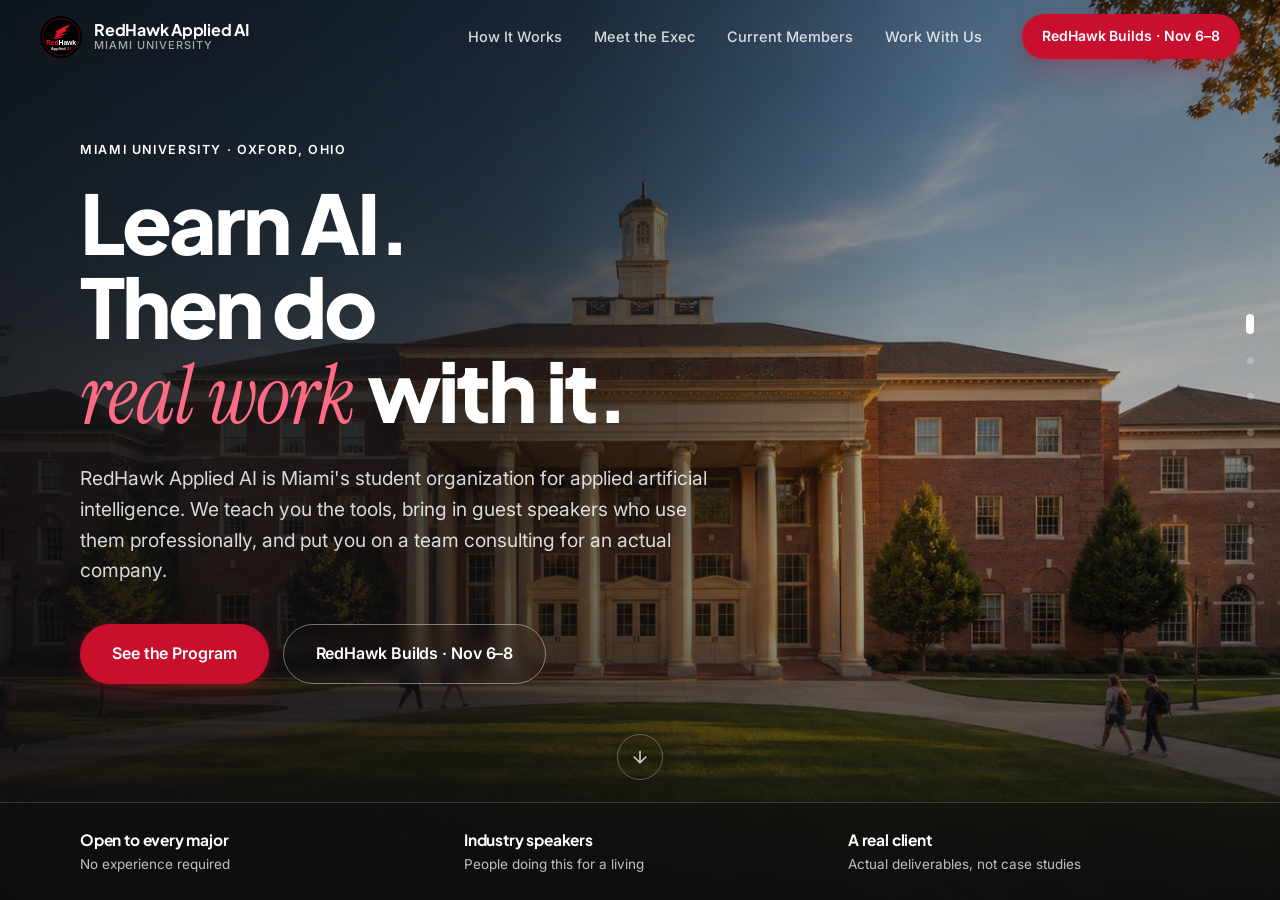
<file: index.html>
<!DOCTYPE html>
<html lang="en">
<head>
<meta charset="UTF-8">
<meta name="viewport" content="width=device-width, initial-scale=1.0">
<title>RedHawk Applied AI · Miami University</title>
<meta name="description" content="RedHawk Applied AI is Miami University's applied AI consulting organization. Students learn to build with AI, hear from industry practitioners, and deliver real work for a real client.">
<meta property="og:title" content="RedHawk Applied AI · Miami University">
<meta property="og:description" content="Learn AI. Hear from practitioners. Deliver real client work.">
<meta property="og:type" content="website">
<meta property="og:image" content="https://www.redhawkappliedai.club/assets/social-cover.jpg">
<meta property="og:image:width" content="1731">
<meta property="og:image:height" content="909">
<meta name="twitter:card" content="summary_large_image">
<meta name="twitter:title" content="RedHawk Applied AI · Miami University">
<meta name="twitter:description" content="Learn AI. Hear from practitioners. Deliver real client work.">
<meta name="twitter:image" content="https://www.redhawkappliedai.club/assets/social-cover.jpg">
<link rel="icon" href="assets/logo.svg">
<link rel="apple-touch-icon" href="assets/apple-touch-icon.png">
<link rel="preconnect" href="https://fonts.googleapis.com">
<link rel="preconnect" href="https://fonts.gstatic.com" crossorigin>
<link href="https://fonts.googleapis.com/css2?family=Plus+Jakarta+Sans:wght@500;600;700;800&family=Inter:wght@400;450;500;600&family=Instrument+Serif:ital@0;1&display=swap" rel="stylesheet">
<link rel="stylesheet" href="styles.css">
<script>
  /* Set before first paint: reveal animations only apply when JS is alive.
     If this never runs, .reveal content renders plainly visible instead of
     being stuck at opacity 0. */
  document.documentElement.classList.add('js');
</script>
</head>
<body>

<a class="skip-link" href="#main">Skip to main content</a>

<header class="topnav" id="topnav">
  <a href="#hero" class="brand" aria-label="RedHawk Applied AI home">
    <img src="assets/logo.svg" alt="" class="brand-logo" width="40" height="40">
    <span class="brand-text">
      <span class="brand-name">RedHawk Applied AI</span>
      <span class="brand-sub">Miami University</span>
    </span>
  </a>
  <nav class="topnav-links" aria-label="Primary">
    <a href="#curriculum">How It Works</a>
    <a href="#team">Meet the Exec</a>
    <a href="#roster">Current Members</a>
    <a href="#partner">Work With Us</a>
  </nav>
  <a href="#builds" class="btn btn-primary btn-sm topnav-cta">RedHawk Builds &middot; Nov 6&ndash;8</a>
  <button class="nav-toggle" id="navToggle" aria-label="Open navigation menu" aria-expanded="false" aria-controls="mobileMenu">
    <span></span><span></span><span></span>
  </button>
</header>

<div class="mobile-menu" id="mobileMenu" aria-hidden="true">
  <a href="#curriculum">How It Works</a>
  <a href="#team">Meet the Exec</a>
  <a href="#roster">Current Members</a>
  <a href="#apply">Apply</a>
  <a href="#partner">Work With Us</a>
  <a href="#builds" class="btn btn-primary">RedHawk Builds &middot; Nov 6&ndash;8</a>
</div>

<div class="progress" aria-hidden="true"><span id="progressBar"></span></div>

<nav class="scroll-rail" aria-label="Section navigation">
  <button data-target="hero"       class="rail-dot is-active" aria-label="Introduction"><span class="rail-tip">Intro</span></button>
  <button data-target="curriculum" class="rail-dot" aria-label="How it works"><span class="rail-tip">How It Works</span></button>
  <button data-target="spring"     class="rail-dot" aria-label="Second semester"><span class="rail-tip">Second Semester</span></button>
  <button data-target="builds"     class="rail-dot" aria-label="RedHawk Builds hackathon"><span class="rail-tip">RedHawk Builds</span></button>
  <button data-target="team"       class="rail-dot" aria-label="Meet the exec"><span class="rail-tip">Meet the Exec</span></button>
  <button data-target="roster"     class="rail-dot" aria-label="Current members"><span class="rail-tip">Current Members</span></button>
  <button data-target="apply"      class="rail-dot" aria-label="Apply"><span class="rail-tip">Apply</span></button>
  <button data-target="partner"    class="rail-dot" aria-label="Work with us"><span class="rail-tip">Work With Us</span></button>
</nav>

<main id="main">
<div class="snap" id="snap">

  <!-- ═══════════ HERO ═══════════ -->
  <section class="panel hero" id="hero">
    <img class="hero-photo"
         src="assets/hero-campus-v2.jpg"
         alt="A Georgian-style academic building with a white cupola on Miami University's campus at golden hour, Oxford, Ohio"
         width="1672" height="941"
         fetchpriority="high">
    <div class="hero-scrim" aria-hidden="true"></div>

    <div class="wrap hero-wrap">
      <div class="hero-copy">
        <p class="kicker kicker-light reveal">Miami University &middot; Oxford, Ohio</p>
        <h1 class="hero-title">
          <span class="line"><span>Learn AI.</span></span>
          <span class="line"><span>Then do</span></span>
          <span class="line"><span><em>real work</em> with it.</span></span>
        </h1>
        <p class="hero-lede reveal">
          RedHawk Applied AI is Miami's student organization for applied artificial
          intelligence. We teach you the tools, bring in guest speakers who use them
          professionally, and put you on a team consulting for an actual company.
        </p>
        <div class="hero-actions reveal">
          <a href="#curriculum" class="btn btn-primary btn-lg">See the Program</a>
          <a href="#builds" class="btn btn-outline-light btn-lg">RedHawk Builds &middot; Nov 6&ndash;8</a>
        </div>
      </div>
    </div>

    <div class="hero-bar">
      <div class="wrap hero-bar-inner">
        <div class="hbar-item"><strong>Open to every major</strong><span>No experience required</span></div>
        <div class="hbar-item"><strong>Industry speakers</strong><span>People doing this for a living</span></div>
        <div class="hbar-item"><strong>A real client</strong><span>Actual deliverables, not case studies</span></div>
      </div>
    </div>

    <button class="scroll-cue" data-scroll-to="curriculum" aria-label="Scroll to How It Works section">
      <svg width="20" height="20" viewBox="0 0 24 24" fill="none" stroke="currentColor" stroke-width="1.75" stroke-linecap="round" stroke-linejoin="round"><path d="M12 5v14M5 12l7 7 7-7"/></svg>
    </button>
  </section>

  <!-- ═══════════ CURRICULUM ═══════════ -->
  <section class="panel panel-tint panel-tall" id="curriculum">
    <div class="wrap">
      <div class="curr-layout">
        <div class="curr-copy">
          <p class="kicker reveal">How It Works</p>
          <h2 class="h2 reveal">Seven weeks, zero to capable.</h2>
          <p class="lede reveal">
            Every new member works through the same path. It starts from nothing,
            and each week builds on the one before it. Open any week to see
            what's covered.
          </p>
          <div class="curr-progress reveal" aria-hidden="true">
            <span class="curr-progress-num" id="currWeek">1</span>
            <span class="curr-progress-of">/ 7 weeks</span>
          </div>
          <button type="button" class="btn btn-outline-dark btn-sm reveal" id="timelineToggle" aria-pressed="false">Expand all</button>
        </div>

        <!-- Filled in by members.js from the CURRICULUM list in members-data.js -->
        <div class="tl-wrap">
          <div class="tl-spine" aria-hidden="true"><span id="tlFill"></span></div>
          <ol class="timeline" id="timeline"></ol>
          <noscript><p class="lede">The curriculum needs JavaScript turned on to display.</p></noscript>
        </div>
      </div>
    </div>
  </section>

  <!-- ═══════════ SECOND SEMESTER ═══════════ -->
  <section class="panel panel-dark panel-tall" id="spring">
    <div class="wrap">
      <header class="sec-head sec-head-row">
        <div>
          <p class="kicker kicker-light reveal">Second Semester</p>
          <h2 class="h2 h2-light reveal">After the curriculum, the real work starts.</h2>
          <p class="lede lede-light reveal">
            Members who finish the seven weeks move into research teams. You go
            deep on the tools, teach the chapter what you found, and then put it
            to work for a real company.
          </p>
        </div>
        <div class="meet-card reveal">
          <p class="meet-label">Meets</p>
          <p class="meet-time">Mondays</p>
          <p class="meet-hours">7:00 &ndash; 8:00 PM</p>
        </div>
      </header>

      <ol class="track">
        <li class="track-step track-wide reveal">
          <div class="track-wide-copy">
            <h3>Research the models</h3>
            <p>Members go deep on the AI models people use at work, one model per group, and keep building with Claude throughout.</p>
          </div>
          <ul class="model-teams">
            <li class="model-team" style="--tb: #20808D;">
              <span class="tool-mark"><span class="logo" style="--logo: url('assets/tool-logos/perplexity.svg')"></span></span>
              <span class="model-text"><strong>Perplexity</strong><span>by Perplexity AI</span></span>
            </li>
            <li class="model-team" style="--tb: #10A37F;">
              <span class="tool-mark"><span class="logo" style="--logo: url('assets/tool-logos/openai.svg')"></span></span>
              <span class="model-text"><strong>ChatGPT</strong><span>by OpenAI</span></span>
            </li>
            <li class="model-team" style="--tb: #000000;">
              <span class="tool-mark"><span class="logo" style="--logo: url('assets/tool-logos/grok.svg')"></span></span>
              <span class="model-text"><strong>Grok</strong><span>by xAI</span></span>
            </li>
            <li class="model-team" style="--tb: #D97757;">
              <span class="tool-mark"><span class="logo" style="--logo: url('assets/tool-logos/claude.svg')"></span></span>
              <span class="model-text"><strong>Claude</strong><span>by Anthropic</span></span>
            </li>
          </ul>
        </li>
        <li class="track-step reveal">
          <h3>Present back to the chapter</h3>
          <p>Each group brings its findings back and presents them, so the whole chapter learns what every model is good at.</p>
        </li>
        <li class="track-step reveal">
          <h3>Four industry research teams</h3>
          <p>Members work in four teams, each focused on an industry. Every team has a <strong>Research Lead</strong>, and any member can run for it.</p>
        </li>
        <li class="track-step reveal">
          <h3>Consult for a real company</h3>
          <p>A company comes in with a real problem. The teams consult on it and deliver an AI-driven solution.</p>
        </li>
      </ol>

      <div class="spring-cta reveal">
        <p>Want in? Applications reopen in February.</p>
        <a href="#apply" class="btn btn-primary">How to apply</a>
      </div>
    </div>
  </section>

  <!-- ═══════════ REDHAWK BUILDS (hackathon, Nov 6–8) ═══════════ -->
  <section class="panel panel-dark builds" id="builds">
    <div class="wrap">
      <div class="builds-top">
        <div class="builds-copy">
          <p class="kicker kicker-light reveal">RedHawk Builds 2026</p>
          <h2 class="h2 h2-light reveal">Where finance and technology <em>intersect.</em></h2>
          <p class="lede lede-light reveal">
            A weekend fintech hackathon for Miami students, hosted with the Farmer School
            of Business. Build a working solution to a real finance problem with a team,
            learn AI hands-on, and pitch it for cash. No experience needed.
          </p>
          <p class="builds-meta reveal">
            <span>Nov 6&ndash;8, 2026</span>
            <span>McVey Data Science Building</span>
            <span>Teams of up to 4, or come solo</span>
          </p>
          <div class="hero-actions reveal">
            <a href="https://redhawk-builds.vercel.app" class="btn btn-primary btn-lg" target="_blank" rel="noopener noreferrer">Register for RedHawk Builds</a>
          </div>
        </div>

        <div class="prize-card reveal">
          <p class="prize-label">Prize pool</p>
          <ol class="prizes">
            <li><span>1st place</span><strong>$<span data-count="2000">2,000</span></strong></li>
            <li><span>2nd place</span><strong>$<span data-count="1000">1,000</span></strong></li>
            <li><span>3rd place</span><strong>$<span data-count="500">500</span></strong></li>
          </ol>
          <div class="prize-stats">
            <div><strong data-count="30">30</strong><span>challenges</span></div>
            <div><strong data-count="6">6</strong><span>tracks</span></div>
            <div><strong data-count="6">6</strong><span>free meals</span></div>
          </div>
        </div>
      </div>

      <div class="weekend">
        <article class="day reveal">
          <p class="day-tag">Fri 11/6</p>
          <h3>Learn</h3>
          <p>Dinner from 5 to 8 PM, then hands-on workshops: rapid prototyping, scoping a business problem, AI APIs and document workflows, and working with financial data.</p>
        </article>
        <article class="day reveal">
          <p class="day-tag">Sat 11/7</p>
          <h3>Build</h3>
          <p>Check-in at 9 AM. Team mixer and build start at 10 AM. Mentors on the floor from 10 AM to 10 PM, when the venue closes.</p>
        </article>
        <article class="day reveal">
          <p class="day-tag">Sun 11/8</p>
          <h3>Pitch</h3>
          <p>Devpost deadline at 10 AM, expo judging at 10:30. The top 5 teams pitch in the finals at 1 PM. Awards at 2 PM.</p>
        </article>
      </div>
    </div>
  </section>

  <!-- ═══════════ TEAM / MEET THE EXEC (moved up, full-bleed background) ═══════════ -->
  <section class="panel team-panel" id="team">
    <div class="team-bg" aria-hidden="true">
      <img src="assets/farmer-school-empty.jpg" alt="" width="474" height="378">
    </div>
    <div class="wrap wrap-wide">
      <header class="sec-head">
        <p class="kicker kicker-light reveal">Meet the Exec</p>
        <h2 class="h2 h2-light reveal">The people running it.</h2>
        <p class="lede lede-light reveal">
          Ten Miami students who decided this should exist, and then built it.
        </p>
      </header>

      <div class="team-grid">

        <!-- Crop tuning: add style="--focus: 50% 20%" to any <img> below.
             2nd value = vertical anchor. Lower % shows more headroom. -->

        <article class="member reveal">
          <div class="member-photo">
            <img src="assets/team/ryan-barone.jpg" alt="Ryan Barone" width="1000" height="1250" loading="lazy">
          </div>
          <div class="member-text">
            <h3>Ryan Barone</h3>
            <p class="member-role">President</p>
          </div>
          <a href="https://www.linkedin.com/in/ryan-barone-779047328/" class="li" target="_blank" rel="noopener noreferrer" aria-label="Ryan Barone on LinkedIn (opens in a new tab)">
            <svg viewBox="0 0 24 24" fill="currentColor" aria-hidden="true"><path d="M20.45 20.45h-3.55v-5.57c0-1.33-.03-3.04-1.85-3.04-1.85 0-2.14 1.45-2.14 2.94v5.67H9.35V9h3.41v1.56h.05c.48-.9 1.64-1.85 3.38-1.85 3.6 0 4.27 2.37 4.27 5.46v6.28zM5.34 7.43a2.06 2.06 0 11.02-4.12 2.06 2.06 0 01-.02 4.12zM7.11 20.45H3.56V9h3.55v11.45z"/></svg>
          </a>
        </article>

        <article class="member reveal">
          <div class="member-photo">
            <img src="assets/team/phoebe-towe.jpg" alt="Phoebe Towe" width="1000" height="1250" loading="lazy">
          </div>
          <div class="member-text">
            <h3>Phoebe Towe</h3>
            <p class="member-role">VP, Standards &amp; Internal Ops</p>
          </div>
          <a href="https://www.linkedin.com/in/phoebe-towe/" class="li" target="_blank" rel="noopener noreferrer" aria-label="Phoebe Towe on LinkedIn (opens in a new tab)">
            <svg viewBox="0 0 24 24" fill="currentColor" aria-hidden="true"><path d="M20.45 20.45h-3.55v-5.57c0-1.33-.03-3.04-1.85-3.04-1.85 0-2.14 1.45-2.14 2.94v5.67H9.35V9h3.41v1.56h.05c.48-.9 1.64-1.85 3.38-1.85 3.6 0 4.27 2.37 4.27 5.46v6.28zM5.34 7.43a2.06 2.06 0 11.02-4.12 2.06 2.06 0 01-.02 4.12zM7.11 20.45H3.56V9h3.55v11.45z"/></svg>
          </a>
        </article>

        <article class="member no-link reveal">
          <div class="member-photo">
            <img src="assets/team/will-beinecke.jpg" alt="Will Beinecke" width="339" height="344" loading="lazy">
          </div>
          <div class="member-text">
            <h3>Will Beinecke</h3>
            <p class="member-role">VP of Operations</p>
          </div>
        </article>

        <article class="member no-link reveal">
          <div class="member-photo">
            <img src="assets/team/kaelynn-smith.jpg" alt="Kaelynn Smith" width="343" height="344" loading="lazy">
          </div>
          <div class="member-text">
            <h3>Kaelynn Smith</h3>
            <p class="member-role">VP of Marketing</p>
          </div>
        </article>

        <article class="member reveal">
          <div class="member-photo">
            <img src="assets/team/jackson-katona.jpg" alt="Jackson Katona" width="1000" height="1250" loading="lazy">
          </div>
          <div class="member-text">
            <h3>Jackson Katona</h3>
            <p class="member-role">Treasurer &amp; VP of Events</p>
          </div>
          <a href="https://www.linkedin.com/in/jackson-katona/" class="li" target="_blank" rel="noopener noreferrer" aria-label="Jackson Katona on LinkedIn (opens in a new tab)">
            <svg viewBox="0 0 24 24" fill="currentColor" aria-hidden="true"><path d="M20.45 20.45h-3.55v-5.57c0-1.33-.03-3.04-1.85-3.04-1.85 0-2.14 1.45-2.14 2.94v5.67H9.35V9h3.41v1.56h.05c.48-.9 1.64-1.85 3.38-1.85 3.6 0 4.27 2.37 4.27 5.46v6.28zM5.34 7.43a2.06 2.06 0 11.02-4.12 2.06 2.06 0 01-.02 4.12zM7.11 20.45H3.56V9h3.55v11.45z"/></svg>
          </a>
        </article>

        <article class="member reveal">
          <div class="member-photo">
            <img src="assets/team/jake-showalter.jpg" alt="Jake Showalter" width="1000" height="1250" loading="lazy">
          </div>
          <div class="member-text">
            <h3>Jake Showalter</h3>
            <p class="member-role">VP of New Member Education</p>
          </div>
          <a href="https://www.linkedin.com/in/jake-showalter/" class="li" target="_blank" rel="noopener noreferrer" aria-label="Jake Showalter on LinkedIn (opens in a new tab)">
            <svg viewBox="0 0 24 24" fill="currentColor" aria-hidden="true"><path d="M20.45 20.45h-3.55v-5.57c0-1.33-.03-3.04-1.85-3.04-1.85 0-2.14 1.45-2.14 2.94v5.67H9.35V9h3.41v1.56h.05c.48-.9 1.64-1.85 3.38-1.85 3.6 0 4.27 2.37 4.27 5.46v6.28zM5.34 7.43a2.06 2.06 0 11.02-4.12 2.06 2.06 0 01-.02 4.12zM7.11 20.45H3.56V9h3.55v11.45z"/></svg>
          </a>
        </article>

        <article class="member reveal">
          <div class="member-photo">
            <img src="assets/team/mallory-shroder.jpg" alt="Mallory Shroder" width="1000" height="1250" loading="lazy">
          </div>
          <div class="member-text">
            <h3>Mallory Shroder</h3>
            <p class="member-role">VP of New Member Education</p>
          </div>
          <a href="https://www.linkedin.com/in/mallory-shroder/" class="li" target="_blank" rel="noopener noreferrer" aria-label="Mallory Shroder on LinkedIn (opens in a new tab)">
            <svg viewBox="0 0 24 24" fill="currentColor" aria-hidden="true"><path d="M20.45 20.45h-3.55v-5.57c0-1.33-.03-3.04-1.85-3.04-1.85 0-2.14 1.45-2.14 2.94v5.67H9.35V9h3.41v1.56h.05c.48-.9 1.64-1.85 3.38-1.85 3.6 0 4.27 2.37 4.27 5.46v6.28zM5.34 7.43a2.06 2.06 0 11.02-4.12 2.06 2.06 0 01-.02 4.12zM7.11 20.45H3.56V9h3.55v11.45z"/></svg>
          </a>
        </article>

        <article class="member reveal">
          <div class="member-photo">
            <img src="assets/team/jackson-potter.jpg" alt="Jackson Potter" width="1000" height="1250" loading="lazy">
          </div>
          <div class="member-text">
            <h3>Jackson Potter</h3>
            <p class="member-role">VP of New Member Education</p>
          </div>
          <a href="https://www.linkedin.com/in/jackson-potter-39a792323/" class="li" target="_blank" rel="noopener noreferrer" aria-label="Jackson Potter on LinkedIn (opens in a new tab)">
            <svg viewBox="0 0 24 24" fill="currentColor" aria-hidden="true"><path d="M20.45 20.45h-3.55v-5.57c0-1.33-.03-3.04-1.85-3.04-1.85 0-2.14 1.45-2.14 2.94v5.67H9.35V9h3.41v1.56h.05c.48-.9 1.64-1.85 3.38-1.85 3.6 0 4.27 2.37 4.27 5.46v6.28zM5.34 7.43a2.06 2.06 0 11.02-4.12 2.06 2.06 0 01-.02 4.12zM7.11 20.45H3.56V9h3.55v11.45z"/></svg>
          </a>
        </article>

        <article class="member reveal">
          <div class="member-photo">
            <img src="assets/team/aidan-schmidt.jpg" alt="Aidan Schmidt" width="1000" height="1250" loading="lazy">
          </div>
          <div class="member-text">
            <h3>Aidan Schmidt</h3>
            <p class="member-role">VP of Consulting &amp; Corp. Relations</p>
          </div>
          <a href="https://www.linkedin.com/in/aidan-a-schmidt/" class="li" target="_blank" rel="noopener noreferrer" aria-label="Aidan Schmidt on LinkedIn (opens in a new tab)">
            <svg viewBox="0 0 24 24" fill="currentColor" aria-hidden="true"><path d="M20.45 20.45h-3.55v-5.57c0-1.33-.03-3.04-1.85-3.04-1.85 0-2.14 1.45-2.14 2.94v5.67H9.35V9h3.41v1.56h.05c.48-.9 1.64-1.85 3.38-1.85 3.6 0 4.27 2.37 4.27 5.46v6.28zM5.34 7.43a2.06 2.06 0 11.02-4.12 2.06 2.06 0 01-.02 4.12zM7.11 20.45H3.56V9h3.55v11.45z"/></svg>
          </a>
        </article>

        <article class="member reveal">
          <div class="member-photo">
            <img src="assets/team/jake-parilla.jpg" alt="Jake Parilla" width="1000" height="1250" loading="lazy">
          </div>
          <div class="member-text">
            <h3>Jake Parilla</h3>
            <p class="member-role">VP of Recruitment</p>
          </div>
          <a href="https://www.linkedin.com/in/jake-parilla-542517368/" class="li" target="_blank" rel="noopener noreferrer" aria-label="Jake Parilla on LinkedIn (opens in a new tab)">
            <svg viewBox="0 0 24 24" fill="currentColor" aria-hidden="true"><path d="M20.45 20.45h-3.55v-5.57c0-1.33-.03-3.04-1.85-3.04-1.85 0-2.14 1.45-2.14 2.94v5.67H9.35V9h3.41v1.56h.05c.48-.9 1.64-1.85 3.38-1.85 3.6 0 4.27 2.37 4.27 5.46v6.28zM5.34 7.43a2.06 2.06 0 11.02-4.12 2.06 2.06 0 01-.02 4.12zM7.11 20.45H3.56V9h3.55v11.45z"/></svg>
          </a>
        </article>

      </div>
    </div>
  </section>

  <!-- ═══════════ ROSTER ═══════════ -->
  <section class="panel panel-light panel-tall" id="roster">
    <div class="wrap wrap-wide">
      <header class="sec-head sec-head-row">
        <div>
          <h2 class="h2 reveal">Current members.</h2>
        </div>
        <p class="roster-count reveal" id="rosterCount"></p>
      </header>

      <!-- Filled in by members.js from the ROSTER list in members-data.js -->
      <ul class="roster" id="rosterGrid"></ul>

      <noscript><p class="lede">The member list needs JavaScript turned on to display.</p></noscript>
    </div>
  </section>

  <!-- ═══════════ APPLY (applications closed until February) ═══════════ -->
  <section class="panel panel-tint" id="apply">
    <div class="wrap">
      <div class="apply-layout">
        <div class="apply-copy">
          <p class="kicker reveal">Join Us</p>
          <h2 class="h2 reveal">Applications reopen in February.</h2>
          <p class="lede reveal">
            This semester's cohort is set and applications are closed. We open again
            in February, whether you're applying for the first time or applying again.
            Every major is welcome, and you don't need any experience.
          </p>
          <div class="apply-actions reveal">
            <a href="https://www.instagram.com/appliedai.miamiu" class="btn btn-dark" target="_blank" rel="noopener noreferrer">Follow on Instagram</a>
            <a href="https://www.linkedin.com/company/137064393/" class="btn btn-outline-dark" target="_blank" rel="noopener noreferrer">Follow on LinkedIn</a>
          </div>
          <p class="apply-note reveal">Dates and the application link get posted there first.</p>
        </div>

        <div class="apply-card reveal">
          <p class="apply-card-label">Next application window</p>
          <p class="apply-card-date">February <em>2027</em></p>
          <ul class="apply-steps">
            <li><span>1</span> Applications open in February</li>
            <li><span>2</span> New members start the 7-week curriculum</li>
            <li><span>3</span> Finish it and join a research team</li>
          </ul>
          <a href="#curriculum" class="apply-card-link">See what new members learn <span aria-hidden="true">&rarr;</span></a>
        </div>
      </div>
    </div>
  </section>

  <!-- ═══════════ WORK WITH US ═══════════ -->
  <section class="panel panel-light panel-dynamic" id="partner">
    <div class="partner-bg" aria-hidden="true"></div>
    <div class="wrap">
      <div class="split split-reverse">
        <div class="split-text">
          <p class="kicker reveal">Work With Us</p>
          <h2 class="h2 reveal">Bring us a problem. We'll build the fix.</h2>
          <p class="lede reveal">
            RedHawk Applied AI takes on real business problems for companies, pro
            bono. A team of our members digs into yours and hands back an AI-driven
            solution you can put to work.
          </p>
          <ul class="check-list reveal">
            <li><span class="check" aria-hidden="true"></span> We agree on the scope with you up front</li>
            <li><span class="check" aria-hidden="true"></span> A member team works on it over several weeks</li>
            <li><span class="check" aria-hidden="true"></span> You get the solution and a final presentation</li>
          </ul>

          <div class="partner-cta reveal">
            <p>Have a problem in mind, or just want to hear what we could take on? Reach out to <strong>Aidan Schmidt</strong>, VP of Consulting &amp; Corporate Relations.</p>
            <a href="mailto:schmi230@miamioh.edu?subject=Partnering%20with%20RedHawk%20Applied%20AI" class="btn btn-dark">Email Aidan Schmidt</a>
          </div>
        </div>
        <div class="split-media reveal">
          <figure class="photo-frame">
            <img src="assets/farmer-school-crowd.jpg" alt="Students gathered in the Farmer School of Business atrium, Miami University" width="660" height="325" loading="lazy">
            <figcaption>Farmer School of Business &middot; Miami University</figcaption>
          </figure>
        </div>
      </div>
    </div>
  </section>

  <!-- ═══════════ FOOTER ═══════════ -->
  <footer class="site-footer">
    <div class="wrap">
      <div class="foot-top">
        <div class="foot-brand">
          <img src="assets/logo.svg" alt="" width="48" height="48">
          <div>
            <p class="foot-name">RedHawk Applied AI</p>
            <p class="foot-org">Miami University &middot; Farmer School of Business</p>
          </div>
        </div>
        <nav class="foot-nav" aria-label="Footer">
          <a href="#curriculum">How It Works</a>
          <a href="#team">Meet the Exec</a>
          <a href="#roster">Current Members</a>
          <a href="#builds">RedHawk Builds</a>
          <a href="#partner">Work With Us</a>
        </nav>
        <div class="foot-social">
          <a href="https://www.instagram.com/appliedai.miamiu" class="soc" aria-label="RedHawk Applied AI on Instagram" target="_blank" rel="noopener noreferrer">
            <svg viewBox="0 0 24 24" fill="none" stroke="currentColor" stroke-width="1.6" aria-hidden="true"><rect x="3" y="3" width="18" height="18" rx="5"/><circle cx="12" cy="12" r="4"/><circle cx="17.5" cy="6.5" r=".9" fill="currentColor" stroke="none"/></svg>
          </a>
          <a href="https://www.linkedin.com/company/137064393/" class="soc" target="_blank" rel="noopener noreferrer" aria-label="RedHawk Applied AI on LinkedIn (opens in a new tab)">
            <svg viewBox="0 0 24 24" fill="currentColor" aria-hidden="true"><path d="M20.45 20.45h-3.55v-5.57c0-1.33-.03-3.04-1.85-3.04-1.85 0-2.14 1.45-2.14 2.94v5.67H9.35V9h3.41v1.56h.05c.48-.9 1.64-1.85 3.38-1.85 3.6 0 4.27 2.37 4.27 5.46v6.28zM5.34 7.43a2.06 2.06 0 11.02-4.12 2.06 2.06 0 01-.02 4.12zM7.11 20.45H3.56V9h3.55v11.45z"/></svg>
          </a>
          <a href="mailto:schmi230@miamioh.edu" class="soc" aria-label="Email RedHawk Applied AI">
            <svg viewBox="0 0 24 24" fill="none" stroke="currentColor" stroke-width="1.6" aria-hidden="true"><rect x="2.5" y="4.5" width="19" height="15" rx="2.5"/><path d="M3 7l9 6 9-6"/></svg>
          </a>
        </div>
      </div>
      <div class="foot-bottom">
        <p>&copy; 2026 RedHawk Applied AI. A Miami University student organization.</p>
      </div>
    </div>
  </footer>

</div>
</main>

<script src="members-data.js"></script>
<script src="members.js"></script>
<script src="script.js"></script>
</body>
</html>
</file>
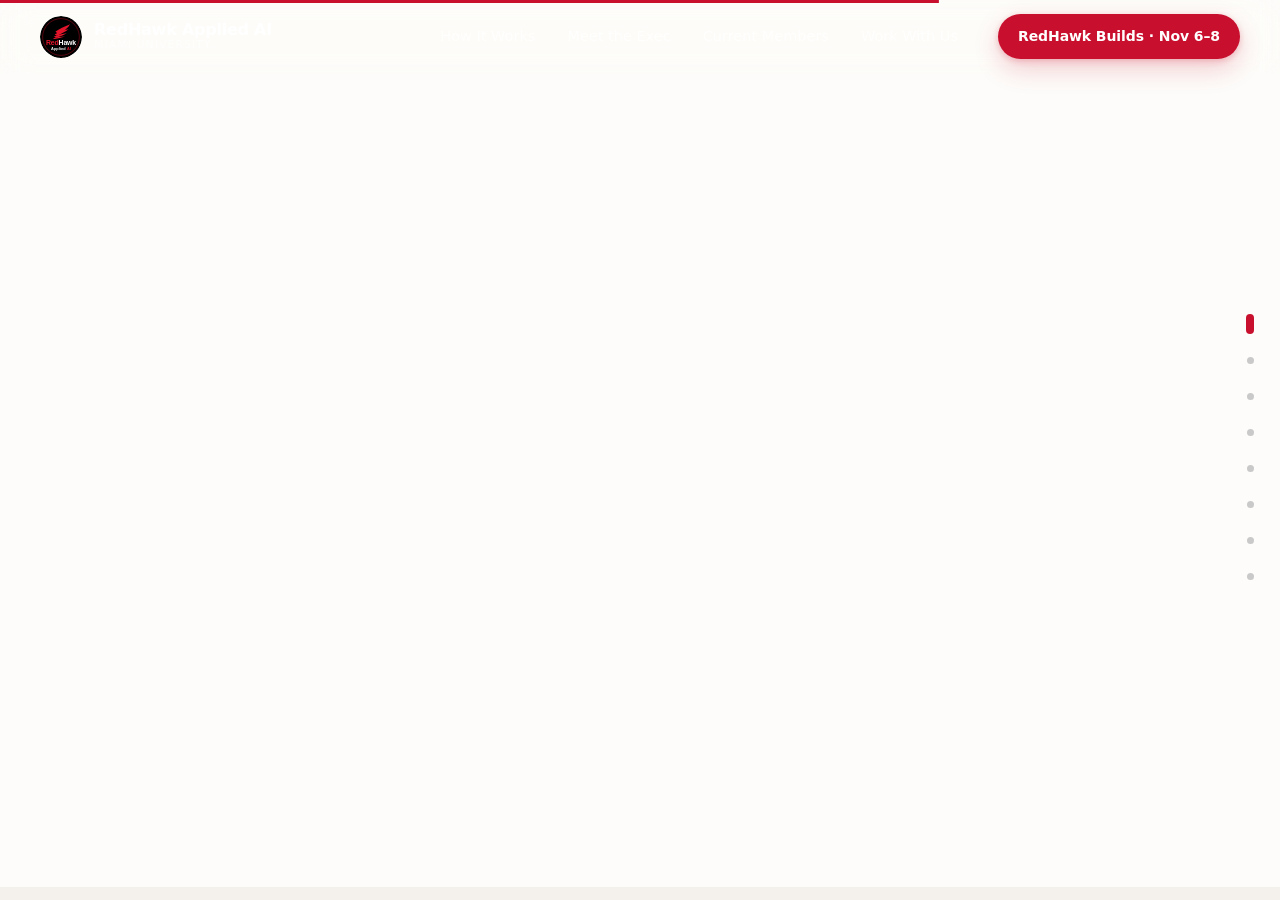
<file: members.html>
<!DOCTYPE html>
<html lang="en">
<head>
<meta charset="UTF-8">
<meta name="viewport" content="width=device-width, initial-scale=1.0">
<title>Current Members · RedHawk Applied AI</title>
<meta http-equiv="refresh" content="0; url=index.html#roster">
<link rel="canonical" href="index.html#roster">
</head>
<body>
<p><a href="index.html#roster">Current members are on the home page.</a></p>
</body>
</html>
</file>
<file: styles.css>
/* ══════════════════════════════════════════════════════════
   RedHawk Applied AI — Design System
   Light base · Miami red accent · dark bands for rhythm
   ══════════════════════════════════════════════════════════ */

:root {
  /* Surfaces */
  --paper:        #FDFCFA;   /* primary light background */
  --paper-tint:   #F4F1EC;   /* alternating light band */
  --ink:          #15161A;   /* dark band background */
  --ink-soft:     #1E2026;   /* raised surface on dark */

  /* Brand */
  --red:          #C8102E;   /* Miami red */
  --red-deep:     #96001F;
  --red-wash:     rgba(200,16,46,0.08);

  /* Text on light */
  --t1:           #14151A;
  --t2:           #4A4E58;
  --t3:           #646973;   /* AA-compliant at 13px on both --paper and --paper-tint */

  /* Text on dark */
  --d1:           #F7F6F4;
  --d2:           #B4B8C0;
  --d3:           #7E838D;

  /* Lines */
  --line:         rgba(20,21,26,0.10);
  --line-soft:    rgba(20,21,26,0.06);
  --line-dark:    rgba(255,255,255,0.11);

  /* Type */
  --display:      'Plus Jakarta Sans', system-ui, sans-serif;
  --sans:         'Inter', system-ui, sans-serif;
  --serif:        'Instrument Serif', Georgia, serif;

  /* Motion */
  --ease:         cubic-bezier(0.16, 1, 0.3, 1);
  --fast:         190ms;
  --med:          340ms;

  /* Radii */
  --r-sm: 8px;
  --r-md: 14px;
  --r-lg: 22px;

  --shadow-sm: 0 1px 2px rgba(20,21,26,0.05), 0 4px 12px rgba(20,21,26,0.05);
  --shadow-md: 0 2px 6px rgba(20,21,26,0.06), 0 14px 36px rgba(20,21,26,0.09);

  --nav-h: 74px;
}

/* ── Reset ─────────────────────────────────────────────── */
*, *::before, *::after { box-sizing: border-box; }
body, h1, h2, h3, h4, p, figure, blockquote, ul, ol { margin: 0; }
ul, ol { padding: 0; list-style: none; }
img, svg, iframe { display: block; max-width: 100%; }
a { color: inherit; text-decoration: none; }
button { font: inherit; color: inherit; background: none; border: 0; padding: 0; cursor: pointer; }
html { -webkit-text-size-adjust: 100%; }

html, body { height: 100%; }

body {
  background: var(--paper);
  color: var(--t1);
  font-family: var(--sans);
  font-size: 16px;
  line-height: 1.62;
  -webkit-font-smoothing: antialiased;
  -moz-osx-font-smoothing: grayscale;
}

::selection { background: var(--red); color: #fff; }

:focus-visible {
  outline: 2.5px solid var(--red);
  outline-offset: 3px;
  border-radius: 4px;
}

@media (prefers-reduced-motion: reduce) {
  *, *::before, *::after {
    animation-duration: .001ms !important;
    animation-iteration-count: 1 !important;
    transition-duration: .001ms !important;
    scroll-behavior: auto !important;
  }
}

.skip-link {
  position: fixed; top: 0; left: -9999px;
  z-index: 2000;
  background: var(--red); color: #fff;
  padding: 14px 24px; font-weight: 600;
  border-radius: 0 0 var(--r-sm) 0;
}
.skip-link:focus { left: 0; }

/* ── Snap container ────────────────────────────────────── */
.snap {
  height: 100vh; height: 100dvh;
  overflow-y: auto;
  overflow-x: hidden;
  scroll-snap-type: y proximity;
  scroll-behavior: smooth;
  scrollbar-width: thin;
}

.panel {
  min-height: 100vh; min-height: 100dvh;
  scroll-snap-align: start;
  display: flex;
  align-items: center;
  position: relative;
  padding: calc(var(--nav-h) + 56px) 0 72px;
}
.panel-tall { min-height: auto; padding-top: calc(var(--nav-h) + 72px); }

.panel-light { background: var(--paper); }
.panel-tint  { background: var(--paper-tint); }
.panel-dark  { background: var(--ink); color: var(--d1); }

.wrap {
  width: 100%;
  max-width: 1200px;
  margin: 0 auto;
  padding: 0 40px;
}

/* ── Reveal ────────────────────────────────────────────── */
/* Content is visible by default. The hidden state is applied only when JS is
   running (html.js), so a script failure, a blocked file, or an observer that
   never fires can never leave the page blank. */
.js .reveal {
  opacity: 0;
  transform: translateY(20px);
  transition: opacity var(--med) var(--ease), transform var(--med) var(--ease);
}
.js .reveal.in { opacity: 1; transform: none; }

/* Reduced motion: show everything immediately, no offset. */
@media (prefers-reduced-motion: reduce) {
  .js .reveal { opacity: 1; transform: none; }
}

/* ── Nav ───────────────────────────────────────────────── */
.topnav {
  position: fixed; inset: 0 0 auto 0;
  z-index: 900;
  height: var(--nav-h);
  display: flex; align-items: center; gap: 40px;
  padding: 0 40px;
  background: rgba(253,252,250,0);
  border-bottom: 1px solid transparent;
  transition: background var(--fast) var(--ease), border-color var(--fast) var(--ease),
              backdrop-filter var(--fast) var(--ease), box-shadow var(--fast) var(--ease);
}
.topnav.solid {
  background: rgba(253,252,250,0.86);
  backdrop-filter: blur(18px) saturate(160%);
  -webkit-backdrop-filter: blur(18px) saturate(160%);
  border-bottom-color: var(--line);
  box-shadow: 0 1px 20px rgba(20,21,26,0.04);
}

.brand { display: flex; align-items: center; gap: 12px; margin-right: auto; min-height: 44px; }
.brand-logo {
  width: 42px; height: 42px; border-radius: 50%;
  /* Mark carries its own black field — no white plate behind it. */
  background: transparent;
  object-fit: contain;
}
.brand-text { display: flex; flex-direction: column; line-height: 1.16; }
.brand-name {
  font-family: var(--display);
  font-weight: 700; font-size: 16px;
  letter-spacing: -0.015em;
  color: #fff;
  transition: color var(--fast) var(--ease);
}
.brand-sub {
  font-size: 11px; font-weight: 500;
  letter-spacing: 0.09em; text-transform: uppercase;
  color: rgba(255,255,255,0.62);
  transition: color var(--fast) var(--ease);
}
.topnav.solid .brand-name { color: var(--t1); }
.topnav.solid .brand-sub  { color: var(--t3); }

.topnav-links { display: flex; gap: 32px; }
.topnav-links a {
  font-size: 14.5px; font-weight: 500;
  color: rgba(255,255,255,0.82);
  padding: 10px 0;
  position: relative;
  transition: color var(--fast) var(--ease);
}
.topnav-links a::after {
  content: ''; position: absolute;
  left: 0; right: 0; bottom: 4px; height: 1.5px;
  background: var(--red);
  transform: scaleX(0); transform-origin: left;
  transition: transform var(--fast) var(--ease);
}
.topnav-links a:hover::after, .topnav-links a:focus-visible::after { transform: scaleX(1); }
.topnav.solid .topnav-links a { color: var(--t2); }
.topnav.solid .topnav-links a:hover { color: var(--t1); }

.nav-toggle {
  display: none;
  width: 44px; height: 44px;
  flex-direction: column; align-items: center; justify-content: center; gap: 5px;
  border-radius: var(--r-sm);
}
.nav-toggle span {
  width: 20px; height: 2px; border-radius: 2px;
  background: #fff;
  transition: transform var(--fast) var(--ease), opacity var(--fast) var(--ease), background var(--fast) var(--ease);
}
.topnav.solid .nav-toggle span { background: var(--t1); }
.nav-toggle[aria-expanded="true"] span { background: var(--t1); }
.nav-toggle[aria-expanded="true"] span:nth-child(1) { transform: translateY(7px) rotate(45deg); }
.nav-toggle[aria-expanded="true"] span:nth-child(2) { opacity: 0; }
.nav-toggle[aria-expanded="true"] span:nth-child(3) { transform: translateY(-7px) rotate(-45deg); }

.mobile-menu {
  position: fixed; inset: var(--nav-h) 0 0 0;
  z-index: 880;
  background: var(--paper);
  padding: 24px 28px 40px;
  display: flex; flex-direction: column;
  opacity: 0; visibility: hidden;
  transform: translateY(-10px);
  transition: opacity var(--med) var(--ease), transform var(--med) var(--ease), visibility var(--med);
}
.mobile-menu.open { opacity: 1; visibility: visible; transform: none; }
.mobile-menu a:not(.btn) {
  font-family: var(--display);
  font-size: 22px; font-weight: 600;
  padding: 20px 4px;
  border-bottom: 1px solid var(--line-soft);
}
.mobile-menu .btn { margin-top: 28px; }

/* ── Scroll rail ───────────────────────────────────────── */
.scroll-rail {
  position: fixed;
  right: 26px; top: 50%;
  transform: translateY(-50%);
  z-index: 700;
  display: flex; flex-direction: column; gap: 6px;
}
.rail-dot {
  position: relative;
  width: 30px; height: 30px;
  display: flex; align-items: center; justify-content: flex-end;
}
.rail-dot::after {
  content: '';
  width: 7px; height: 7px; border-radius: 50%;
  background: rgba(20,21,26,0.22);
  transition: all var(--fast) var(--ease);
}
.rail-dot:hover::after { background: rgba(20,21,26,0.45); transform: scale(1.2); }
.rail-dot.is-active::after {
  background: var(--red);
  width: 8px; height: 20px; border-radius: 4px;
}
.rail-tip {
  position: absolute; right: 26px;
  white-space: nowrap;
  font-size: 11.5px; font-weight: 600;
  letter-spacing: 0.03em;
  padding: 5px 10px;
  border-radius: 6px;
  background: var(--ink); color: var(--d1);
  opacity: 0; transform: translateX(6px);
  pointer-events: none;
  transition: opacity var(--fast) var(--ease), transform var(--fast) var(--ease);
}
.rail-dot:hover .rail-tip, .rail-dot:focus-visible .rail-tip { opacity: 1; transform: none; }

/* rail inverts over dark panels */
.scroll-rail.on-dark .rail-dot::after { background: rgba(255,255,255,0.26); }
.scroll-rail.on-dark .rail-dot:hover::after { background: rgba(255,255,255,0.5); }
.scroll-rail.on-dark .rail-dot.is-active::after { background: #fff; }
.scroll-rail.on-dark .rail-tip { background: var(--paper); color: var(--t1); }

/* ── Buttons ───────────────────────────────────────────── */
.btn {
  display: inline-flex; align-items: center; justify-content: center;
  gap: 9px;
  font-family: var(--sans);
  font-weight: 600; font-size: 15px;
  letter-spacing: -0.006em;
  padding: 13px 26px;
  min-height: 46px;
  border-radius: 999px;
  transition: transform var(--fast) var(--ease), box-shadow var(--fast) var(--ease),
              background var(--fast) var(--ease), color var(--fast) var(--ease),
              border-color var(--fast) var(--ease);
}
.btn:active { transform: translateY(0) scale(.985); }

.btn-primary {
  background: var(--red); color: #fff;
  box-shadow: 0 2px 6px rgba(200,16,46,0.22), 0 10px 26px rgba(200,16,46,0.20);
}
.btn-primary:hover {
  background: var(--red-deep);
  transform: translateY(-1.5px);
  box-shadow: 0 4px 10px rgba(200,16,46,0.24), 0 16px 34px rgba(200,16,46,0.26);
}

.btn-dark { background: var(--ink); color: var(--d1); }
.btn-dark:hover { background: #2A2D35; transform: translateY(-1.5px); }

.btn-outline-light {
  color: #fff;
  border: 1.5px solid rgba(255,255,255,0.42);
  backdrop-filter: blur(6px);
}
.btn-outline-light:hover { background: rgba(255,255,255,0.14); border-color: #fff; }

.btn-lg { padding: 16px 32px; font-size: 16px; min-height: 54px; }
.btn-sm { padding: 11px 20px; font-size: 14px; min-height: 44px; }

/* ── Typography primitives ─────────────────────────────── */
.kicker {
  display: flex; align-items: center; gap: 10px;
  font-size: 12.5px; font-weight: 600;
  letter-spacing: 0.13em; text-transform: uppercase;
  color: var(--red);
  margin-bottom: 20px;
}
.kicker-light { color: #fff; }

.h2 {
  font-family: var(--display);
  font-weight: 700;
  font-size: clamp(30px, 3.6vw, 46px);
  line-height: 1.1;
  letter-spacing: -0.028em;
  color: var(--t1);
  max-width: 17ch;
  margin-bottom: 22px;
}
.h2-light { color: var(--d1); }

.lede {
  font-size: clamp(16.5px, 1.35vw, 18.5px);
  line-height: 1.62;
  color: var(--t2);
  max-width: 56ch;
}
.lede-light { color: var(--d2); }

.sec-head { margin-bottom: 56px; }

/* ── HERO ──────────────────────────────────────────────── */
.hero { padding: 0; align-items: stretch; }

.hero-photo {
  position: absolute; inset: 0;
  width: 100%; height: 100%;
  object-fit: cover;
  z-index: 0;
}
.hero-scrim {
  position: absolute; inset: 0; z-index: 1;
  background:
    linear-gradient(100deg, rgba(12,13,16,0.90) 0%, rgba(12,13,16,0.74) 40%, rgba(12,13,16,0.34) 68%, rgba(12,13,16,0.30) 100%),
    linear-gradient(to top, rgba(12,13,16,0.78) 0%, transparent 34%);
}

.hero-wrap {
  position: relative; z-index: 2;
  display: flex; align-items: center;
  padding-top: var(--nav-h);
  padding-bottom: 150px;
  min-height: 100dvh;
}
.hero-copy { max-width: 700px; }

.hero-title {
  font-family: var(--display);
  font-weight: 800;
  font-size: clamp(44px, 6.6vw, 82px);
  line-height: 1.02;
  letter-spacing: -0.038em;
  color: #fff;
  margin-bottom: 26px;
  text-wrap: balance;
}
.hero-title em {
  font-family: var(--serif);
  font-style: italic;
  font-weight: 400;
  letter-spacing: -0.01em;
  color: #FF6B84;
}

.hero-lede {
  font-size: clamp(16.5px, 1.5vw, 19.5px);
  line-height: 1.6;
  color: rgba(255,255,255,0.84);
  max-width: 54ch;
  margin-bottom: 38px;
}

.hero-actions { display: flex; gap: 14px; flex-wrap: wrap; }

.hero-bar {
  position: absolute; z-index: 2;
  left: 0; right: 0; bottom: 0;
  border-top: 1px solid rgba(255,255,255,0.16);
  background: rgba(12,13,16,0.42);
  backdrop-filter: blur(14px);
  -webkit-backdrop-filter: blur(14px);
}
.hero-bar-inner {
  display: grid; grid-template-columns: repeat(3, 1fr);
  gap: 32px;
  padding-top: 24px; padding-bottom: 24px;
}
.hbar-item { display: flex; flex-direction: column; gap: 2px; }
.hbar-item strong {
  font-family: var(--display);
  font-size: 15.5px; font-weight: 700;
  color: #fff; letter-spacing: -0.012em;
}
.hbar-item span { font-size: 13.5px; color: rgba(255,255,255,0.74); }

.scroll-cue {
  position: absolute; z-index: 3;
  left: 50%; bottom: 120px;
  transform: translateX(-50%);
  width: 46px; height: 46px;
  display: flex; align-items: center; justify-content: center;
  border-radius: 50%;
  border: 1.5px solid rgba(255,255,255,0.3);
  color: rgba(255,255,255,0.85);
  animation: bob 2.4s var(--ease) infinite;
}
.scroll-cue:hover { background: rgba(255,255,255,0.14); border-color: #fff; }
@keyframes bob {
  0%, 100% { transform: translate(-50%, 0); }
  50%      { transform: translate(-50%, 7px); }
}

/* ── Split layout ──────────────────────────────────────── */
.split {
  display: grid;
  grid-template-columns: 1.05fr 0.95fr;
  gap: 72px;
  align-items: center;
}
.split-reverse .split-text  { order: 2; }
.split-reverse .split-media { order: 1; }

.photo-frame { position: relative; }
.photo-frame img {
  width: 100%;
  aspect-ratio: 4 / 3;
  object-fit: cover;
  border-radius: var(--r-lg);
  box-shadow: var(--shadow-md);
}
.photo-frame figcaption {
  margin-top: 14px;
  font-size: 13px;
  color: var(--t3);
  letter-spacing: 0.01em;
}

/* ── Check list ────────────────────────────────────────── */
.check-list { margin-top: 28px; display: flex; flex-direction: column; gap: 13px; }
.check-list li {
  display: flex; align-items: flex-start; gap: 13px;
  font-size: 15.5px; color: var(--t2);
}
.check {
  flex: none;
  width: 21px; height: 21px; margin-top: 2px;
  border-radius: 50%;
  background: var(--red-wash);
  position: relative;
}
.check::after {
  content: '';
  position: absolute; left: 7px; top: 5px;
  width: 5px; height: 9px;
  border-right: 2px solid var(--red);
  border-bottom: 2px solid var(--red);
  transform: rotate(42deg);
}

/* ── Partner CTA (light section, closing ask) ─────────────────────────── */
.partner-cta {
  margin-top: 30px;
  padding-top: 26px;
  border-top: 1px solid var(--line);
}
.partner-cta p {
  font-size: 15px;
  color: var(--t2);
  line-height: 1.6;
  max-width: 52ch;
  margin-bottom: 18px;
}
.partner-cta strong { color: var(--t1); font-weight: 600; }

.panel-dynamic { position: relative; overflow: hidden; }

/* ── Work With Us: dynamic background (closing section) ────────────────
   Same technique as About but red-forward and drifting the opposite
   direction, so the two dynamic sections don't feel like repeats of
   each other bookending the page. */
.partner-bg {
  position: absolute;
  inset: -10%;
  z-index: 0;
  background:
    radial-gradient(circle at 85% 25%, rgba(200,16,46,0.13) 0%, transparent 44%),
    radial-gradient(circle at 10% 80%, rgba(200,16,46,0.08) 0%, transparent 40%),
    radial-gradient(circle at 45% 10%, rgba(30,111,255,0.05) 0%, transparent 38%);
  filter: blur(30px);
  animation: partnerDrift 26s ease-in-out infinite alternate;
}
#partner .wrap { position: relative; z-index: 1; }
@keyframes partnerDrift {
  0%   { transform: translate(0, 0) scale(1.02); }
  50%  { transform: translate(2%, -2%) scale(1.08); }
  100% { transform: translate(-2%, 2%) scale(1.02); }
}
@media (prefers-reduced-motion: reduce) {
  .partner-bg { animation: none; }
}

/* ── Tool badges ───────────────────────────────────────────
   Each brand mark is an SVG in assets/tool-logos/, drawn white on the
   brand's color (--tb) through a CSS mask, so one file works on any tile. */
.logo {
  display: block;
  width: 21px; height: 21px;
  background: currentColor;
  -webkit-mask: var(--logo) center / contain no-repeat;
          mask: var(--logo) center / contain no-repeat;
}

.tool-mark {
  display: flex; align-items: center; justify-content: center;
  width: 40px; height: 40px;
  border-radius: 10px;
  background: var(--tb, var(--red));
  color: #fff;
  font-family: var(--display);
  font-weight: 700;
  font-size: 15px;
  letter-spacing: -0.02em;
}

/* ── Team: full-bleed background photo ─────────────────────────────────
   Whole section runs the Farmer School photo edge-to-edge (not just a
   contained header card) so there's no flat empty margin either side of
   the grid at wide viewports. Member cards stay opaque paper cards on
   top, so this doesn't affect their legibility. */
.team-panel {
  position: relative;
  padding-top: calc(var(--nav-h) + 40px);
}
.team-bg {
  position: absolute; inset: 0;
  z-index: 0;
  overflow: hidden;
}
.team-bg img {
  width: 100%; height: 100%;
  object-fit: cover;
  /* Source photo is low-resolution (474x378) — the blur is doing double duty:
     it reads as an intentional soft, cinematic backdrop AND hides that the
     source can't be shown crisp at this display size. */
  filter: blur(4px) saturate(0.85) brightness(0.7);
  transform: scale(1.06);
}
.team-panel::after {
  content: '';
  position: absolute; inset: 0;
  z-index: 0;
  /* Deliberately lighter than the true dark sections (Hero/Join) so Team
     reads as "photo-tinted", not a third solid-black band in a row. */
  background: linear-gradient(180deg, rgba(20,18,22,0.62) 0%, rgba(20,18,22,0.74) 100%);
}
.team-panel .wrap { position: relative; z-index: 1; }

/* Team's wrap runs wider than the site default — the grid has more,
   smaller-relative-to-canvas cards, so the standard 1200px canvas left
   too much bare margin at wide viewports. */
.wrap-wide { max-width: 1320px; }

/* ── Team ──────────────────────────────────────────────────
   Row cards: a large photo + name/role + inline LinkedIn button.
   The photo container is 4:5 — matching the source files' actual aspect
   ratio — not a square. A square container was force-cropping a
   meaningful strip off the top and bottom of every 4:5 photo just to fit
   the shape, which is what was reading as "cropped instead of people."
   Matching the ratio shows the full processed photo. ────────────────── */
.team-grid {
  display: grid;
  grid-template-columns: repeat(2, 1fr);
  gap: 18px 22px;
}
.member {
  display: flex;
  align-items: center;
  gap: 22px;
  padding: 22px 24px;
  background: var(--paper);
  border: 1px solid var(--line);
  border-radius: var(--r-lg);
  transition: border-color var(--med) var(--ease), transform var(--med) var(--ease), box-shadow var(--med) var(--ease);
}
.member:hover {
  transform: translateY(-3px);
  border-color: var(--line-soft);
  box-shadow: var(--shadow-md);
}

.member-photo {
  flex: none;
  width: 148px; height: 185px;   /* 4:5, matches the source files exactly */
  border-radius: var(--r-md);
  overflow: hidden;
  background: #E7E3DD;
  box-shadow: 0 0 0 1px rgba(20,21,26,0.06);
}
.member-photo img {
  width: 100%; height: 100%;
  object-fit: cover;
  /* Per-person crop tuning. Override inline with style="--focus: 50% 20%".
     Lower the 2nd % to show more headroom, raise it to show more chin. */
  object-position: var(--focus, 50% 30%);
}

.member-text { flex: 1 1 auto; min-width: 0; }
.member h3 {
  font-family: var(--display);
  font-size: 19px; font-weight: 700;
  letter-spacing: -0.017em;
  line-height: 1.28;
}
.member-role {
  font-size: 14px;
  line-height: 1.42;
  color: var(--t3);
  margin-top: 5px;
}

.li {
  flex: none;
  width: 44px; height: 44px;   /* WCAG 2.5.8 minimum touch target */
  display: flex; align-items: center; justify-content: center;
  border-radius: 50%;
  background: var(--red-wash);
  color: var(--red);
  transition: background var(--fast) var(--ease), color var(--fast) var(--ease);
}
.li svg { width: 18px; height: 18px; }
.li:hover, .li:focus-visible { background: #0A66C2; color: #fff; }

/* Cards with no LinkedIn button yet: text simply takes the full row
   instead of leaving an empty slot where the button would sit. */
.member.no-link .member-text { flex: 1 1 100%; }

/* ── Shared small pieces ───────────────────────────────── */
.btn-outline-dark {
  color: var(--t1);
  border: 1.5px solid rgba(20,21,26,0.24);
}
.btn-outline-dark:hover { border-color: var(--t1); background: rgba(20,21,26,0.05); }

.more-link { margin-top: 30px; }
.more-link a {
  display: inline-flex; align-items: center; gap: 8px;
  min-height: 44px;
  font-weight: 600; font-size: 15.5px;
  color: var(--red);
}
.more-link a span { transition: transform var(--fast) var(--ease); }
.more-link a:hover span { transform: translateX(5px); }

/* Reading-progress bar pinned above the nav. Width is driven by script.js. */
.progress {
  position: fixed; inset: 0 0 auto 0;
  z-index: 950;
  height: 3px;
  pointer-events: none;
}
.progress span {
  display: block; height: 100%;
  background: var(--red);
  transform: scaleX(0);
  transform-origin: left;
}

/* Hero headline: each line slides up out of a mask on load. Only when JS is
   alive (html.js); otherwise the lines just render in place. */
.hero-title .line { display: block; overflow: hidden; padding-bottom: 0.1em; margin-bottom: -0.1em; }
.hero-title .line > span { display: block; }
.js .hero-title .line > span { animation: lineUp 950ms var(--ease) both; }
.js .hero-title .line:nth-child(2) > span { animation-delay: 110ms; }
.js .hero-title .line:nth-child(3) > span { animation-delay: 220ms; }
@keyframes lineUp {
  from { transform: translateY(108%); }
  to   { transform: none; }
}

.topnav-links a[aria-current="page"]::after { transform: scaleX(1); }

/* ── RedHawk Builds (hackathon) ──────────────────────────
   A flat Miami-red band: solid color, plain type, hairline rules. No
   gradients, glows, or glass, so it reads like a printed poster. */
.builds { background: var(--red); }
.builds .h2 { max-width: 15ch; color: #fff; }
.builds .h2 em {
  font-family: var(--serif); font-style: italic; font-weight: 400;
  letter-spacing: -0.01em;
}
.builds .lede { color: #fff; }
.builds :focus-visible { outline-color: #fff; }
.builds .btn-primary { background: var(--ink); box-shadow: none; }
.builds .btn-primary:hover { background: #000; box-shadow: none; }

.builds-top {
  display: grid;
  grid-template-columns: 1.15fr 0.85fr;
  gap: 64px;
  align-items: center;
}
.builds-meta {
  display: flex; flex-wrap: wrap; gap: 6px 26px;
  margin: 26px 0 30px;
  font-size: 15px; font-weight: 600;
  color: #fff;
}

.prize-card {
  padding: 30px 30px 26px;
  border-radius: var(--r-md);
  background: var(--paper);
  color: var(--t1);
}
.prize-label {
  font-size: 12px; font-weight: 600;
  letter-spacing: 0.12em; text-transform: uppercase;
  color: var(--t3);
}
.apply-card-label, .meet-label {
  font-size: 12px; font-weight: 600;
  letter-spacing: 0.12em; text-transform: uppercase;
  color: var(--d2);
}
.prizes li {
  display: flex; align-items: baseline; justify-content: space-between;
  padding: 14px 0;
  border-bottom: 1px solid var(--line);
}
.prizes li > span { font-size: 14.5px; color: var(--t2); }
.prizes strong {
  font-family: var(--display);
  font-weight: 800; font-size: 32px;
  letter-spacing: -0.03em; line-height: 1;
  color: var(--t1);
  font-variant-numeric: tabular-nums;
}
.prizes li:first-child strong { font-size: 50px; color: var(--red); }
.prize-stats {
  display: grid; grid-template-columns: repeat(3, 1fr);
  gap: 12px;
  margin-top: 22px;
}
.prize-stats div { display: flex; flex-direction: column; gap: 2px; }
.prize-stats strong {
  font-family: var(--display);
  font-weight: 700; font-size: 26px;
  letter-spacing: -0.025em; line-height: 1.1;
  color: var(--t1);
}
.prize-stats span { font-size: 12.5px; color: var(--t3); }

/* The three days: open columns under a rule, not boxed cards */
.weekend {
  display: grid; grid-template-columns: repeat(3, 1fr);
  gap: 40px;
  margin-top: 60px;
}
.day { padding-top: 20px; border-top: 2px solid #fff; }
.day-tag {
  font-size: 12.5px; font-weight: 600;
  letter-spacing: 0.1em; text-transform: uppercase;
  color: #fff;
}
.day h3 {
  font-family: var(--display);
  font-size: 26px; font-weight: 700;
  letter-spacing: -0.024em;
  color: #fff;
  margin: 6px 0 10px;
}
.day p:last-child { font-size: 15px; line-height: 1.58; color: #fff; }

/* ── Apply (applications closed until February) ────────── */
.apply-layout {
  display: grid;
  grid-template-columns: 1.1fr 0.9fr;
  gap: 64px;
  align-items: center;
}
.apply-actions { display: flex; flex-wrap: wrap; gap: 12px; margin-top: 30px; }
.apply-note { margin-top: 16px; font-size: 14px; color: var(--t3); }

.apply-card {
  position: relative; overflow: hidden;
  padding: 38px 34px 30px;
  border-radius: var(--r-lg);
  background:
    radial-gradient(circle at 88% 0%, rgba(200,16,46,0.5) 0%, transparent 52%),
    var(--ink);
  color: var(--d1);
  box-shadow: var(--shadow-md);
}
.apply-card-date {
  font-family: var(--display);
  font-weight: 800;
  font-size: clamp(40px, 4.8vw, 60px);
  line-height: 1.02;
  letter-spacing: -0.035em;
  color: #fff;
  margin: 12px 0 28px;
}
.apply-card-date em {
  font-family: var(--serif); font-style: italic; font-weight: 400;
  letter-spacing: -0.01em;
  color: #FF6B84;
}
.apply-steps li {
  display: flex; align-items: center; gap: 14px;
  padding: 13px 0;
  border-top: 1px solid var(--line-dark);
  font-size: 15px; color: var(--d2);
}
.apply-steps li > span {
  flex: none;
  width: 26px; height: 26px;
  display: flex; align-items: center; justify-content: center;
  border: 1px solid rgba(255,255,255,0.28);
  border-radius: 50%;
  font-size: 12.5px; font-weight: 600;
  color: var(--d1);
}
.apply-card-link {
  display: inline-flex; align-items: center; gap: 8px;
  min-height: 44px; margin-top: 16px;
  font-size: 14.5px; font-weight: 600;
  color: #fff;
}
.apply-card-link span { transition: transform var(--fast) var(--ease); }
.apply-card-link:hover span { transform: translateX(5px); }


.sec-head-row {
  display: flex; align-items: flex-end; justify-content: space-between;
  flex-wrap: wrap; gap: 28px 48px;
}
.sec-head-row .h2 { margin-bottom: 0; }
.sec-head-row .h2 + .lede { margin-top: 22px; }
.roster-count { font-size: 14px; font-weight: 500; color: var(--t3); }

/* ── Roster ────────────────────────────────────────────── */
.roster {
  display: grid;
  grid-template-columns: repeat(4, 1fr);
  gap: 14px;
}
.seat {
  display: flex; align-items: center; gap: 14px;
  min-width: 0;
  padding: 14px 16px;
  background: var(--paper);
  border: 1px solid var(--line);
  border-radius: var(--r-md);
  transition: transform var(--med) var(--ease), box-shadow var(--med) var(--ease), border-color var(--med) var(--ease);
}
.seat:hover { transform: translateY(-3px); box-shadow: var(--shadow-sm); }
.seat-avatar {
  flex: none;
  width: 52px; height: 52px;
  display: flex; align-items: center; justify-content: center;
  border-radius: 50%;
  overflow: hidden;
  background: var(--ink);
  color: #fff;
  font-family: var(--display);
  font-size: 15px; font-weight: 700;
  letter-spacing: 0.01em;
}
.seat-avatar img { width: 100%; height: 100%; object-fit: cover; }
.seat-text { flex: 1 1 auto; min-width: 0; }
.seat-name {
  font-family: var(--display);
  font-size: 15.5px; font-weight: 600;
  letter-spacing: -0.012em; line-height: 1.3;
  color: var(--t1);
  overflow: hidden; text-overflow: ellipsis; white-space: nowrap;
}
.seat-detail {
  font-size: 13px; line-height: 1.4; color: var(--t3);
  overflow: hidden; text-overflow: ellipsis; white-space: nowrap;
}
/* A seat with no name filled in yet */
.seat-open { background: transparent; border-style: dashed; border-color: rgba(20,21,26,0.2); }
.seat-open .seat-avatar {
  background: var(--paper-tint);
  color: var(--t3);
  font-family: var(--serif); font-style: italic;
  font-size: 19px; font-weight: 400;
}
.seat-open .seat-name { color: var(--t3); font-weight: 500; }

/* ── Curriculum timeline ───────────────────────────────── */
.curr-layout {
  display: grid;
  grid-template-columns: 0.78fr 1.22fr;
  gap: 64px;
  align-items: start;
}
.curr-copy { position: sticky; top: calc(var(--nav-h) + 40px); }
.curr-progress { display: flex; align-items: baseline; gap: 10px; margin: 30px 0 22px; }
.curr-progress-num {
  font-family: var(--display);
  font-weight: 800; font-size: 68px;
  line-height: 1; letter-spacing: -0.045em;
  color: var(--red);
  font-variant-numeric: tabular-nums;
}
.curr-progress-of { font-size: 14px; font-weight: 500; color: var(--t3); }

.tl-wrap { position: relative; padding-left: 34px; }
.tl-spine {
  position: absolute; left: 9px; top: 28px; bottom: 28px;
  width: 2px;
  background: var(--line);
}
.tl-spine span {
  display: block; width: 100%; height: 100%;
  background: var(--red);
  transform: scaleY(0);
  transform-origin: top;
}
.timeline { display: flex; flex-direction: column; gap: 12px; }
.tl-item { position: relative; }
.tl-dot {
  position: absolute; left: -30px; top: 25px;
  z-index: 1;
  width: 12px; height: 12px;
  border-radius: 50%;
  background: var(--paper-tint);
  border: 2px solid rgba(20,21,26,0.26);
  transition: background var(--med) var(--ease), border-color var(--med) var(--ease), box-shadow var(--med) var(--ease);
}
.tl-item.is-passed .tl-dot { background: var(--red); border-color: var(--red); }

.tl-card {
  background: var(--paper);
  border: 1px solid var(--line);
  border-radius: var(--r-md);
  transition: box-shadow var(--med) var(--ease), border-color var(--med) var(--ease);
}
.tl-item.is-open .tl-card { box-shadow: var(--shadow-md); border-color: var(--line-soft); }
.tl-h { font: inherit; }
.tl-head {
  display: grid;
  grid-template-columns: 82px 1fr 28px;
  align-items: center; gap: 16px;
  width: 100%;
  min-height: 44px;
  padding: 17px 20px;
  text-align: left;
  border-radius: var(--r-md);
}
button.tl-head:hover .tl-chev { background: var(--red); }
button.tl-head:hover .tl-chev::before, button.tl-head:hover .tl-chev::after { background: #fff; }
.tl-num {
  font-size: 12px; font-weight: 600;
  letter-spacing: 0.1em; text-transform: uppercase;
  color: var(--red);
  white-space: nowrap;
}
.tl-main { display: flex; flex-direction: column; gap: 3px; min-width: 0; }
.tl-title {
  font-family: var(--display);
  font-size: 17.5px; font-weight: 700;
  letter-spacing: -0.018em; line-height: 1.3;
  color: var(--t1);
}
.tl-sum { font-size: 14px; line-height: 1.5; color: var(--t2); }
.tl-chev {
  position: relative;
  width: 28px; height: 28px;
  border-radius: 50%;
  background: var(--red-wash);
  transition: background var(--fast) var(--ease);
}
.tl-chev::before, .tl-chev::after {
  content: '';
  position: absolute; left: 50%; top: 50%;
  width: 11px; height: 1.75px; margin: -0.875px 0 0 -5.5px;
  border-radius: 2px;
  background: var(--red);
  transition: transform var(--med) var(--ease), background var(--fast) var(--ease);
}
.tl-chev::after { transform: rotate(90deg); }
.tl-item.is-open .tl-chev::after { transform: rotate(0deg); }

/* Accordion body: animating grid-template-rows 0fr → 1fr gives a true
   height transition without measuring anything in JS. */
.tl-body {
  display: grid;
  grid-template-rows: 0fr;
  transition: grid-template-rows var(--med) var(--ease);
}
.tl-item.is-open .tl-body { grid-template-rows: 1fr; }
.tl-clip { overflow: hidden; min-height: 0; }
.tl-inner {
  display: grid; gap: 22px;
  justify-items: start;
  padding: 6px 20px 24px 118px;
  opacity: 0;
  transition: opacity var(--med) var(--ease);
}
.tl-item.is-open .tl-inner { opacity: 1; }
.tl-sec { width: 100%; }
.tl-label {
  font-size: 12px; font-weight: 600;
  letter-spacing: 0.1em; text-transform: uppercase;
  color: var(--t3);
  margin-bottom: 10px;
}
.tl-list { display: grid; gap: 8px; }
.tl-list li {
  position: relative;
  padding-left: 18px;
  font-size: 14.5px; line-height: 1.55;
  color: var(--t2);
}
.tl-list li::before {
  content: '';
  position: absolute; left: 0; top: 9px;
  width: 5px; height: 5px;
  border-radius: 50%;
  background: var(--red);
}
.tl-list strong { font-weight: 600; color: var(--t1); }

/* Highlighted event (the hackathon) sitting between two weeks */
.tl-event .tl-card { background: var(--ink); border-color: var(--ink); }
.tl-event .tl-dot {
  background: var(--red); border-color: var(--red);
  box-shadow: 0 0 0 5px var(--red-wash);
}
.tl-event .tl-num { color: #FF6B84; }
.tl-event .tl-title { color: #fff; }
.tl-event .tl-sum, .tl-event .tl-list li { color: var(--d2); }
.tl-event .tl-label { color: var(--d2); }
.tl-event .tl-list strong { color: #fff; }
.tl-event .tl-list li::before { background: #FF6B84; }
.tl-event .tl-chev { background: rgba(255,255,255,0.12); }
.tl-event .tl-chev::before, .tl-event .tl-chev::after { background: #fff; }
.tl-event :focus-visible { outline-color: #FF6B84; }

/* A week whose topic hasn't been announced */
.tl-tba .tl-card { background: transparent; border-style: dashed; border-color: rgba(20,21,26,0.2); }
.tl-tba .tl-head { grid-template-columns: 82px 1fr; }
.tl-tba .tl-num { color: var(--t3); }
.tl-tba .tl-title { color: var(--t3); font-weight: 500; }

/* ── Second semester ───────────────────────────────────── */
#spring .h2 { max-width: 19ch; }
#spring .sec-head-row > div:first-child { flex: 1 1 520px; }
.meet-card {
  flex: none;
  min-width: 230px;
  padding: 22px 28px 24px;
  border: 1px solid var(--line-dark);
  border-radius: var(--r-lg);
  background: var(--ink-soft);
}
.meet-time {
  font-family: var(--display);
  font-weight: 800; font-size: 34px;
  letter-spacing: -0.03em; line-height: 1.15;
  color: #fff;
  margin-top: 8px;
}
.meet-hours {
  font-family: var(--serif); font-style: italic;
  font-size: 24px; line-height: 1.2;
  color: #FF6B84;
}

.track {
  display: grid; grid-template-columns: repeat(3, 1fr);
  gap: 16px;
}
/* Step 01 runs full width: copy on the left, the four model teams on the right */
.track-wide {
  grid-column: 1 / -1;
  display: grid;
  grid-template-columns: 0.8fr 1.2fr;
  gap: 40px;
  align-items: center;
}
.model-teams {
  display: grid; grid-template-columns: repeat(2, 1fr);
  gap: 12px;
}
.model-team {
  display: flex; align-items: center; gap: 14px;
  padding: 14px 16px;
  border: 1px solid var(--line-dark);
  border-radius: var(--r-md);
  background: rgba(255,255,255,0.035);
  transition: transform var(--fast) var(--ease), border-color var(--fast) var(--ease);
}
.model-team:hover { transform: translateY(-3px); border-color: rgba(255,255,255,0.4); }
.model-team .tool-mark {
  flex: none;
  width: 46px; height: 46px;
  border-radius: 12px;
  box-shadow: 0 0 0 1px rgba(255,255,255,0.14);
}
.model-team .logo { width: 24px; height: 24px; }
.model-text { display: flex; flex-direction: column; line-height: 1.3; }
.model-text strong {
  font-family: var(--display);
  font-size: 16.5px; font-weight: 700;
  letter-spacing: -0.015em;
  color: #fff;
}
.model-text span { font-size: 13px; color: var(--d2); }
.track-step {
  padding: 26px 24px 28px;
  border: 1px solid var(--line-dark);
  border-radius: var(--r-lg);
  background: var(--ink-soft);
  transition: transform var(--med) var(--ease), border-color var(--med) var(--ease);
}
.track-step:hover { transform: translateY(-4px); border-color: rgba(255,107,132,0.5); }
.track-step h3 {
  font-family: var(--display);
  font-size: 18.5px; font-weight: 700;
  letter-spacing: -0.02em; line-height: 1.28;
  color: #fff;
  margin: 0 0 9px;
}
.track-step p { font-size: 14.5px; line-height: 1.58; color: var(--d2); }
.track-step p strong { color: #fff; font-weight: 600; }
.chips { display: flex; flex-wrap: wrap; gap: 8px; margin-top: 16px; }
.chips li {
  padding: 5px 12px;
  border: 1px solid rgba(255,255,255,0.22);
  border-radius: 999px;
  font-size: 12.5px; font-weight: 600;
  color: var(--d1);
}
.chips .chip-accent { background: var(--red); border-color: var(--red); color: #fff; }

.spring-cta {
  display: flex; align-items: center; justify-content: space-between;
  flex-wrap: wrap; gap: 18px;
  margin-top: 44px; padding-top: 30px;
  border-top: 1px solid var(--line-dark);
}
.spring-cta p {
  font-family: var(--display);
  font-size: 19px; font-weight: 600;
  letter-spacing: -0.015em;
  color: #fff;
}

/* ── Footer ────────────────────────────────────────────── */
.site-footer {
  background: var(--ink);
  color: var(--d2);
  padding: 60px 0 34px;
  scroll-snap-align: end;
}
.foot-top {
  display: flex; align-items: flex-start;
  gap: 48px; flex-wrap: wrap;
  justify-content: space-between;
  padding-bottom: 36px;
  border-bottom: 1px solid var(--line-dark);
}
.foot-brand { display: flex; align-items: center; gap: 14px; }
.foot-brand img {
  width: 52px; height: 52px; border-radius: 50%;
  background: transparent;
  /* Footer is near-black too — a hairline keeps the mark's edge readable. */
  box-shadow: 0 0 0 1px rgba(255,255,255,0.10);
}
.foot-name {
  font-family: var(--display);
  font-weight: 700; font-size: 16.5px;
  color: var(--d1);
  letter-spacing: -0.018em;
}
.foot-org { font-size: 13px; color: var(--d3); }

.foot-nav { display: grid; grid-template-columns: repeat(2, auto); gap: 10px 40px; }
.foot-nav a { font-size: 14.5px; color: var(--d2); transition: color var(--fast) var(--ease); }
.foot-nav a:hover { color: #fff; }

.foot-social { display: flex; gap: 10px; }
.soc {
  width: 44px; height: 44px;
  display: flex; align-items: center; justify-content: center;
  border-radius: 50%;
  border: 1px solid var(--line-dark);
  color: var(--d2);
  transition: background var(--fast) var(--ease), color var(--fast) var(--ease), border-color var(--fast) var(--ease);
}
.soc svg { width: 19px; height: 19px; }
.soc:hover { background: var(--red); border-color: var(--red); color: #fff; }

.foot-bottom { padding-top: 26px; }
.foot-bottom p { font-size: 13px; color: var(--d3); }

/* ══════════ Responsive ══════════ */
@media (max-width: 1024px) {
  .scroll-rail { display: none; }
  .split { grid-template-columns: 1fr; gap: 44px; }
  .split-reverse .split-text  { order: 1; }
  .split-reverse .split-media { order: 2; }
}

@media (max-width: 860px) {
  .topnav-links, .topnav-cta { display: none; }
  .nav-toggle { display: flex; }
  .wrap { padding: 0 26px; }
  .panel { padding: calc(var(--nav-h) + 44px) 0 60px; }
  .hero-wrap { padding-bottom: 210px; }
  .hero-bar-inner { grid-template-columns: 1fr; gap: 14px; padding: 20px 0; }
  .scroll-cue { display: none; }
  .foot-top { flex-direction: column; gap: 32px; }
  /* Comfortable tap height for footer links on touch devices */
  .foot-nav { gap: 2px 40px; }
  .foot-nav a { padding: 11px 0; }
}

@media (max-width: 620px) {
  .team-grid { grid-template-columns: 1fr; }
}

/* ── Phone shrink ──────────────────────────────────────────────────────
   Everything below was sized for tablet-and-up: the clamp() floors on
   headings and the card/badge padding never scale down further once a
   true phone (375-430px) hits them, so on a small screen it all reads
   oversized and cramped together. This block only lowers those floors —
   desktop and tablet are untouched, nothing here is a layout change. ── */
@media (max-width: 600px) {
  .wrap { padding: 0 20px; }
  .panel { padding: calc(var(--nav-h) + 30px) 0 44px; }
  .hero-wrap { padding-bottom: 132px; }

  /* .hero-bar-inner also carries the .wrap class, whose padding reset above
     would otherwise win (later in source order, same specificity) and strip
     the bar back to 0 top/bottom padding — hence the compound selector. */
  .hero-bar .hero-bar-inner { padding: 12px 20px; gap: 8px; }
  .hbar-item strong { font-size: 13px; }
  .hbar-item span { font-size: 11.5px; }

  .hero-title { font-size: clamp(32px, 9vw, 42px); margin-bottom: 16px; }
  .hero-lede { font-size: 15px; line-height: 1.55; margin-bottom: 28px; }

  .kicker { font-size: 11.5px; gap: 8px; margin-bottom: 14px; }
  .h2 { font-size: clamp(23px, 7vw, 28px); margin-bottom: 14px; }
  .lede { font-size: 15px; line-height: 1.56; }
  .sec-head { margin-bottom: 34px; }

  .split { gap: 32px; }

  .tool-mark { width: 34px; height: 34px; }
}

@media (max-width: 480px) {
  /* Shrink the photo so photo + text + LinkedIn button still fit one row
     without forcing horizontal scroll on narrow phones. */
  .member { gap: 14px; padding: 16px; }
  .member-photo { width: 88px; height: 110px; }
  .member h3 { font-size: 16.5px; }
  .member-role { font-size: 12.5px; }
}

@media (max-width: 520px) {
  .hero-actions { flex-direction: column; align-items: stretch; }
  .hero-actions .btn { width: 100%; }
  .foot-nav { grid-template-columns: 1fr; }
}

/* ── Responsive: hackathon, apply, and the Current Members page ── */
@media (max-width: 1100px) {
  .roster { grid-template-columns: repeat(3, 1fr); }
  .track-wide { grid-template-columns: 1fr; gap: 24px; }
}

@media (max-width: 1024px) {
  .builds-top, .apply-layout, .curr-layout { grid-template-columns: 1fr; gap: 44px; }
  .curr-copy { position: static; }
  .curr-progress { display: none; }
  #timelineToggle { margin-top: 26px; }
}

@media (max-width: 760px) {
  .weekend { grid-template-columns: 1fr; gap: 28px; margin-top: 40px; }
  .roster { grid-template-columns: repeat(2, 1fr); }
  .track { grid-template-columns: 1fr; }
}

@media (max-width: 600px) {
  .builds-meta { margin: 20px 0 24px; }
  .builds-top, .apply-layout, .curr-layout { gap: 32px; }
  .prize-card { padding: 22px 20px 20px; }
  .prizes strong { font-size: 26px; }
  .prizes li:first-child strong { font-size: 38px; }
  .prize-stats strong { font-size: 22px; }
  .day h3 { font-size: 22px; }

  .apply-card { padding: 28px 22px 22px; }
  .apply-actions .btn { flex: 1 1 100%; }

  .model-teams { grid-template-columns: 1fr; }
  .meet-card { width: 100%; }
  .spring-cta .btn { width: 100%; }

  /* Week label moves above the title so the title gets the full row. */
  .tl-wrap { padding-left: 26px; }
  .tl-spine { left: 5px; }
  .tl-dot { left: -26px; }
  .tl-head, .tl-tba .tl-head { grid-template-columns: 1fr 28px; gap: 4px 12px; padding: 15px 16px; }
  .tl-num { grid-column: 1 / -1; }
  .tl-title { font-size: 16px; }
  .tl-sum { font-size: 13.5px; }
  .tl-inner { padding: 4px 16px 20px; }
}

@media (max-width: 480px) {
  /* Two narrow columns: stack the avatar above the name. */
  .seat { flex-direction: column; align-items: flex-start; gap: 10px; padding: 14px; }
  .seat-avatar { width: 44px; height: 44px; }
}
</file>
